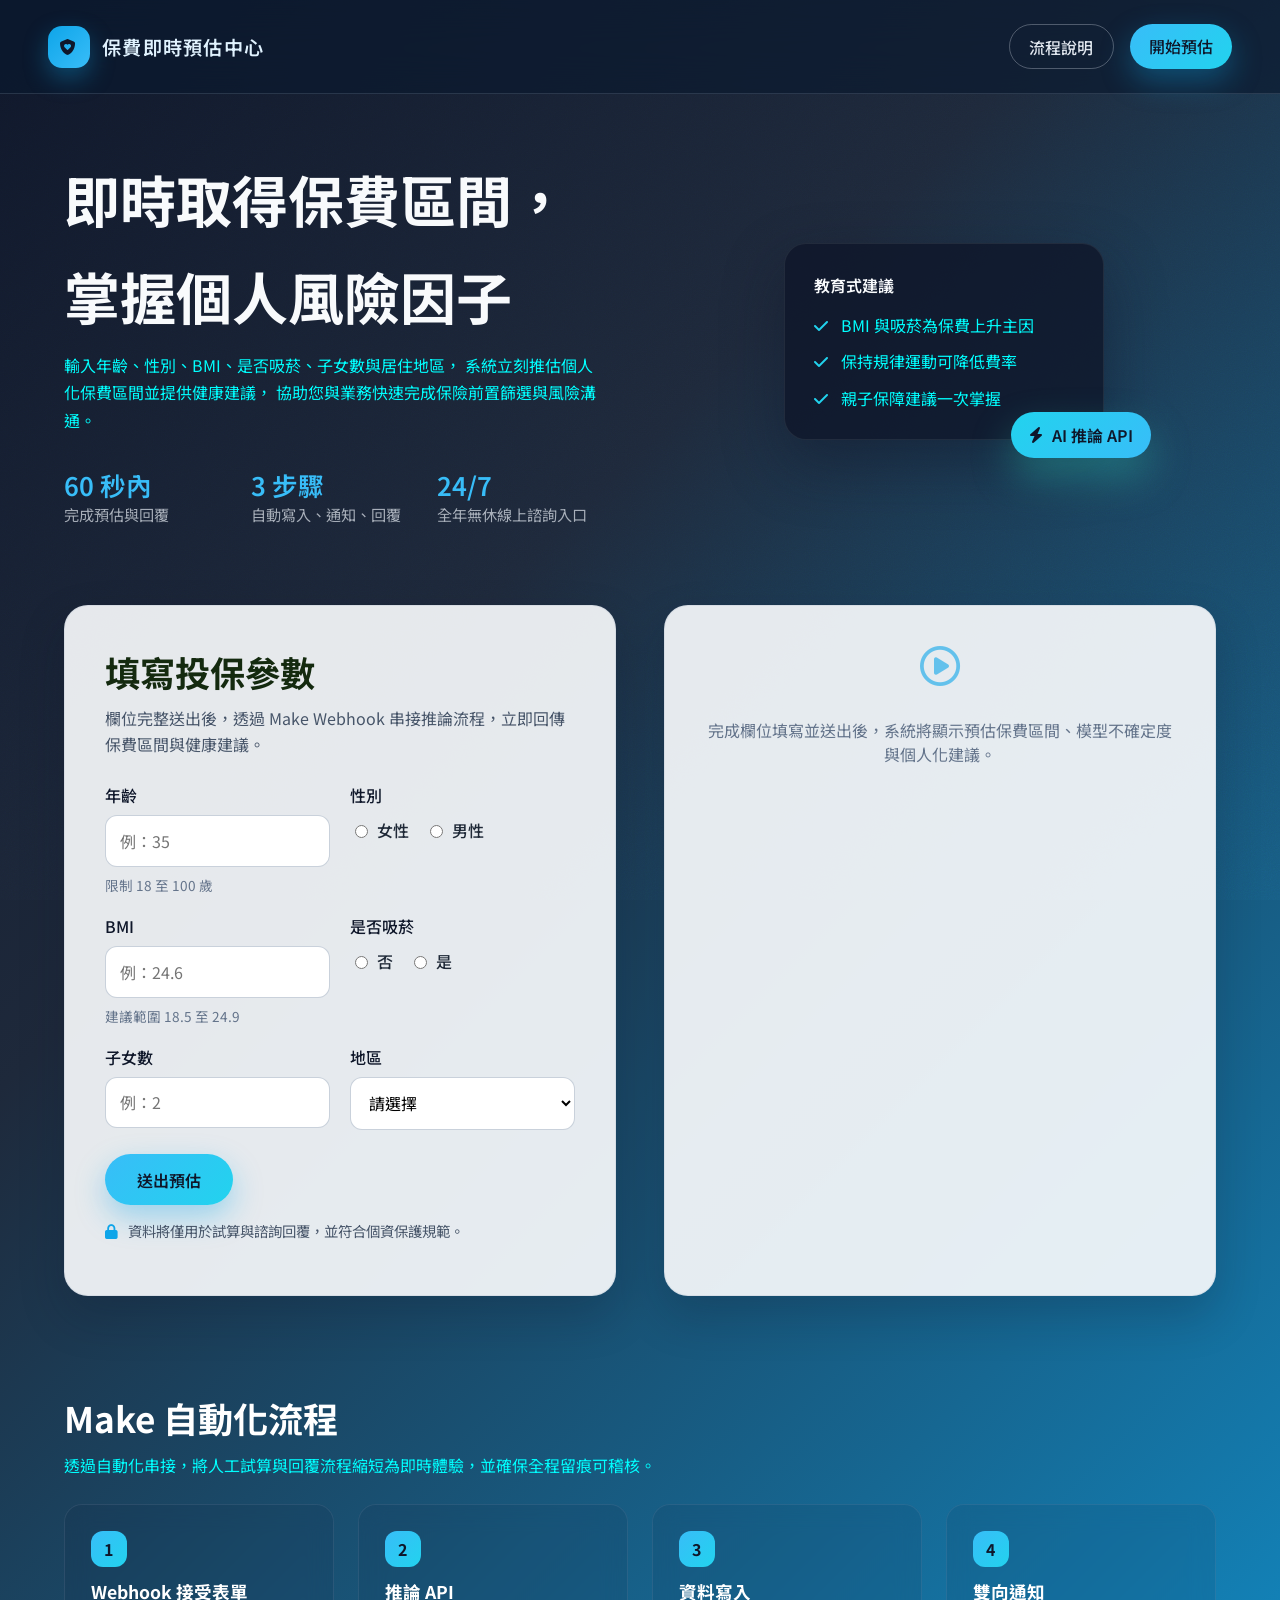
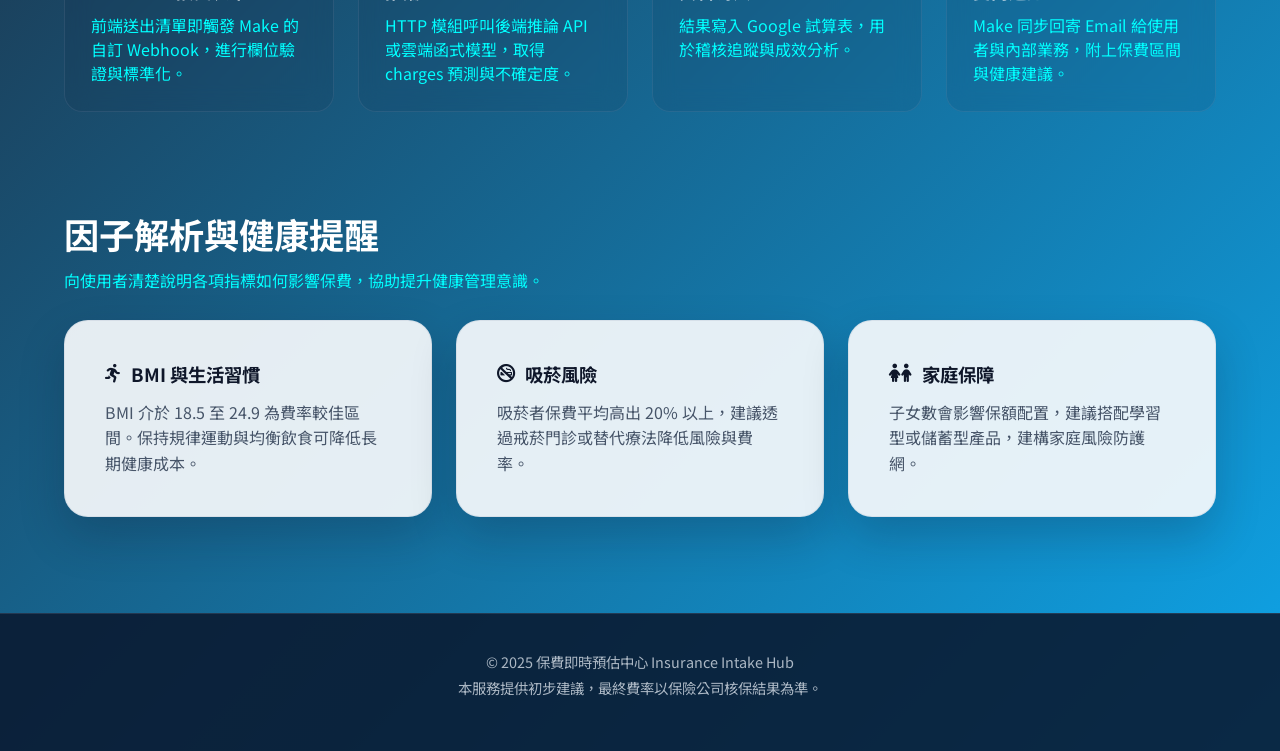
<file: 保費/index.html>
<!DOCTYPE html>
<html lang="zh-Hant">
<head>
    <meta charset="UTF-8">
    <meta name="viewport" content="width=device-width, initial-scale=1.0">
    <title>保費即時預估與諮詢回覆網站</title>
    <link rel="preconnect" href="https://fonts.googleapis.com">
    <link rel="preconnect" href="https://fonts.gstatic.com" crossorigin>
    <link href="https://fonts.googleapis.com/css2?family=Noto+Sans+TC:wght@400;500;600;700&display=swap" rel="stylesheet">
    <link rel="stylesheet" href="https://cdnjs.cloudflare.com/ajax/libs/font-awesome/6.4.0/css/all.min.css">
    <link rel="stylesheet" href="style.css">
</head>
<body>
    <div class="grain"></div>
    <header class="site-header">
        <div class="brand">
            <span class="brand-icon">
                <i class="fa-solid fa-shield-heart" aria-hidden="true"></i>
            </span>
            <span class="brand-name">保費即時預估中心</span>
        </div>
        <nav class="header-actions">
            <a class="ghost-link" href="#automation">流程說明</a>
            <a class="primary-link" href="#estimator">開始預估</a>
        </nav>
    </header>

    <main class="page">
        <section class="hero">
            <div class="hero-copy">
                <h1>即時取得保費區間，</h1>
                <h1>掌握個人風險因子</h1>
                <p style="color:aqua">
                    輸入年齡、性別、BMI、是否吸菸、子女數與居住地區，
                    系統立刻推估個人化保費區間並提供健康建議，
                    協助您與業務快速完成保險前置篩選與風險溝通。
                </p>
                <div class="hero-highlights">
                    <div>
                        <span class="highlight-number">60 秒內</span>
                        <span class="highlight-label">完成預估與回覆</span>
                    </div>
                    <div>
                        <span class="highlight-number">3 步驟</span>
                        <span class="highlight-label">自動寫入、通知、回覆</span>
                    </div>
                    <div>
                        <span class="highlight-number">24/7</span>
                        <span class="highlight-label">全年無休線上諮詢入口</span>
                    </div>
                </div>
            </div>
            <div class="hero-visual">
                <div class="visual-card">
                    <p class="visual-title">教育式建議</p>
                    <ul style="color:aqua">
                        <li><i class="fa-solid fa-check"></i> BMI 與吸菸為保費上升主因</li>
                        <li><i class="fa-solid fa-check"></i> 保持規律運動可降低費率</li>
                        <li><i class="fa-solid fa-check"></i> 親子保障建議一次掌握</li>
                    </ul>
                </div>
                <div class="visual-badge">
                    <i class="fa-solid fa-bolt"></i>
                    <span>AI 推論 API</span>
                </div>
            </div>
        </section>

        <section class="estimator" id="estimator">
            <div class="form-card">
                <div class="section-heading">
                    <h2>填寫投保參數</h2>
                    <p>欄位完整送出後，透過 Make Webhook 串接推論流程，立即回傳保費區間與健康建議。</p>
                </div>
                <form id="premium-form" novalidate>
                    <div class="form-grid">
                        <label class="field">
                            <span>年齡</span>
                            <input type="number" min="18" max="100" name="age" placeholder="例：35" required>
                            <small class="hint">限制 18 至 100 歲</small>
                        </label>
                        <label class="field">
                            <span>性別</span>
                            <div class="radio-group">
                                <label><input type="radio" name="sex" value="female" required> 女性</label>
                                <label><input type="radio" name="sex" value="male"> 男性</label>
                            </div>
                        </label>
                        <label class="field">
                            <span>BMI</span>
                            <input type="number" step="0.1" min="12" max="45" name="bmi" placeholder="例：24.6" required>
                            <small class="hint">建議範圍 18.5 至 24.9</small>
                        </label>
                        <label class="field">
                            <span>是否吸菸</span>
                            <div class="radio-group">
                                <label><input type="radio" name="smoker" value="no" required> 否</label>
                                <label><input type="radio" name="smoker" value="yes"> 是</label>
                            </div>
                        </label>
                        <label class="field">
                            <span>子女數</span>
                            <input type="number" min="0" max="5" name="children" placeholder="例：2" required>
                        </label>
                        <label class="field">
                            <span>地區</span>
                            <select name="region" required>
                                <option value="" disabled selected>請選擇</option>
                                <option value="northwest">北部</option>
                                <option value="northeast">中部</option>
                                <option value="southeast">南部</option>
                                <option value="southwest">東部</option>
                            </select>
                        </label>
                    </div>
                    <div class="form-actions">
                        <button type="submit" class="primary-btn">
                            <span class="btn-label">送出預估</span>
                            <span class="btn-spinner" aria-hidden="true"></span>
                        </button>
                        <p class="privacy-note"><i class="fa-solid fa-lock"></i> 資料將僅用於試算與諮詢回覆，並符合個資保護規範。</p>
                    </div>
                </form>
            </div>
            <aside class="result-card" id="result-card" aria-live="polite">
                <div class="result-placeholder">
                    <i class="fa-regular fa-circle-play"></i>
                    <p>完成欄位填寫並送出後，系統將顯示預估保費區間、模型不確定度與個人化建議。</p>
                </div>
            </aside>
        </section>

        <section class="automation" id="automation">
            <div class="section-heading">
                <h2 style="color:white">Make 自動化流程</h2>
                <p style="color:aqua">透過自動化串接，將人工試算與回覆流程縮短為即時體驗，並確保全程留痕可稽核。</p>
            </div>
            <div class="flow-chart">
                <div class="flow-step">
                    <span class="step-count">1</span>
                    <h3 style="color:white">Webhook 接受表單</h3>
                    <p style="color:aqua">前端送出清單即觸發 Make 的自訂 Webhook，進行欄位驗證與標準化。</p>
                </div>
                <div class="flow-step">
                    <span class="step-count">2</span>
                    <h3 style="color:white">推論 API</h3>
                    <p style="color:aqua">HTTP 模組呼叫後端推論 API 或雲端函式模型，取得 charges 預測與不確定度。</p>
                </div>
                <div class="flow-step">
                    <span class="step-count">3</span>
                    <h3 style="color:white">資料寫入</h3>
                    <p style="color:aqua">結果寫入 Google 試算表，用於稽核追蹤與成效分析。</p>
                </div>
                <div class="flow-step">
                    <span class="step-count">4</span>
                    <h3 style="color:white">雙向通知</h3>
                    <p style="color:aqua">Make 同步回寄 Email 給使用者與內部業務，附上保費區間與健康建議。</p>
                </div>
            </div>
        </section>

        <section class="insights">
            <div class="section-heading">
                <h2 style="color:white">因子解析與健康提醒</h2>
                <p style="color:aqua">向使用者清楚說明各項指標如何影響保費，協助提升健康管理意識。</p>
            </div>
            <div class="insight-grid">
                <article class="insight-card">
                    <h3><i class="fa-solid fa-person-running"></i> BMI 與生活習慣</h3>
                    <p>BMI 介於 18.5 至 24.9 為費率較佳區間。保持規律運動與均衡飲食可降低長期健康成本。</p>
                </article>
                <article class="insight-card">
                    <h3><i class="fa-solid fa-ban-smoking"></i> 吸菸風險</h3>
                    <p>吸菸者保費平均高出 20% 以上，建議透過戒菸門診或替代療法降低風險與費率。</p>
                </article>
                <article class="insight-card">
                    <h3><i class="fa-solid fa-children"></i> 家庭保障</h3>
                    <p>子女數會影響保額配置，建議搭配學習型或儲蓄型產品，建構家庭風險防護網。</p>
                </article>
            </div>
        </section>
    </main>

    <footer class="site-footer">
        <p>© 2025 保費即時預估中心 Insurance Intake Hub</p>
        <p>本服務提供初步建議，最終費率以保險公司核保結果為準。</p>
    </footer>

    <script src="script.js" defer></script>
</body>
</html>
</file>
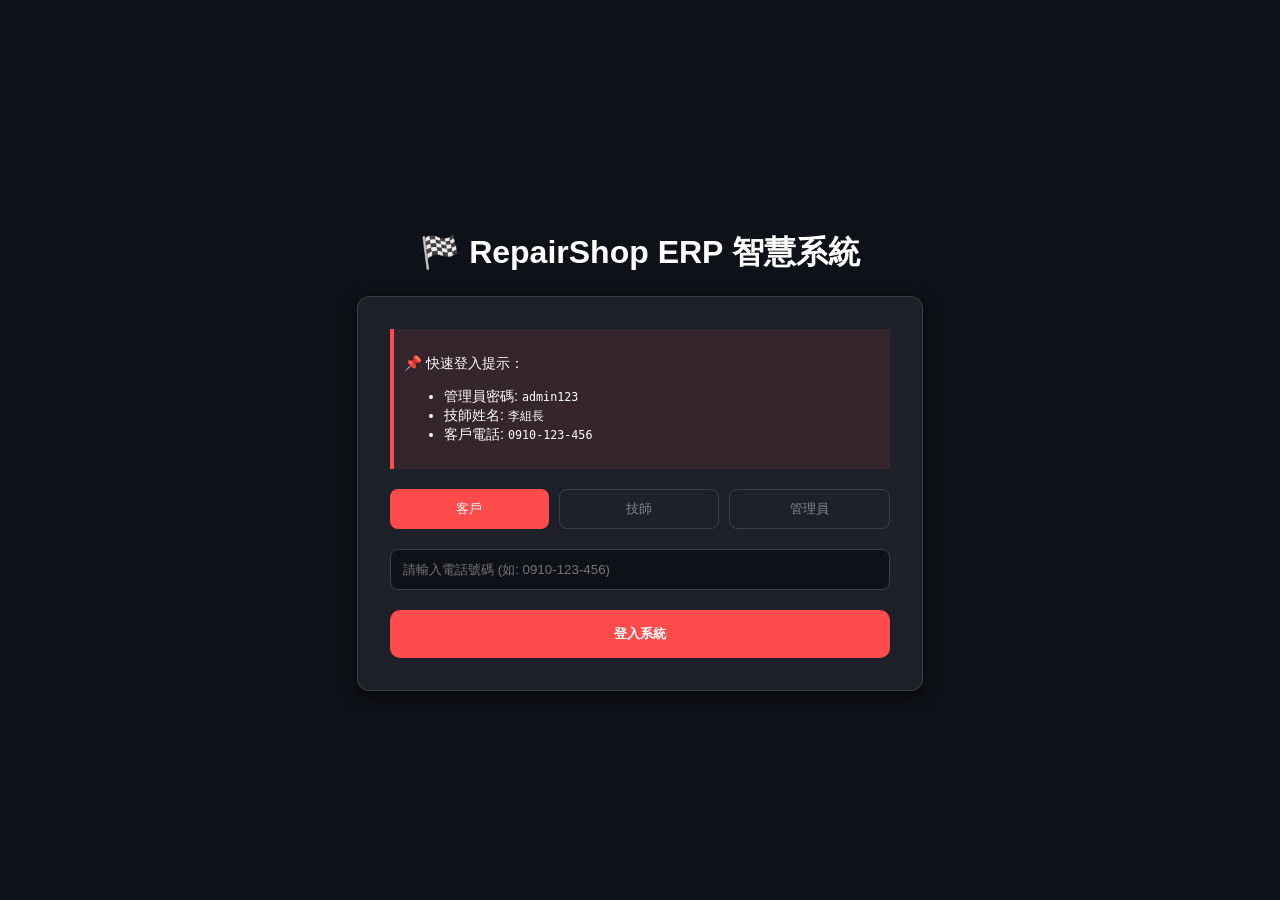
<file: 智慧修車廠/index.html>
<!DOCTYPE html>
<html lang="zh-TW">
<head>
    <meta charset="UTF-8">
    <meta name="viewport" content="width=device-width, initial-scale=1.0">
    <title>RepairShop Pro ERP | 智慧修車廠系統</title>
    <link rel="stylesheet" href="style.css">
    <link rel="stylesheet" href="https://cdnjs.cloudflare.com/ajax/libs/font-awesome/6.4.0/css/all.min.css">
</head>
<body>
    <div id="login-screen" class="container">
        <h1>🏁 RepairShop ERP 智慧系統</h1>
        <div class="card login-card">
            <div class="login-tips">
                <p>📌 快速登入提示：</p>
                <ul>
                    <li>管理員密碼: <code>admin123</code></li>
                    <li>技師姓名: <code>李組長</code></li>
                    <li>客戶電話: <code>0910-123-456</code></li>
                </ul>
            </div>
            <div class="role-selector">
                <button onclick="setLoginRole('Customer')" id="btn-role-cust" class="active">客戶</button>
                <button onclick="setLoginRole('Technician')" id="btn-role-tech">技師</button>
                <button onclick="setLoginRole('Admin')" id="btn-role-admin">管理員</button>
            </div>
            <div id="login-inputs">
                </div>
            <button onclick="handleLogin()" class="btn-primary">登入系統</button>
        </div>
    </div>

    <div id="main-app" style="display: none;">
        <nav class="sidebar">
            <div class="user-info">
                <i class="fa fa-user-circle fa-3x"></i>
                <h3 id="display-user-name">使用者名稱</h3>
                <span id="display-user-role" class="badge">角色</span>
            </div>
            <ul id="nav-links">
                </ul>
            <button onclick="handleLogout()" class="btn-logout"><i class="fa fa-sign-out-alt"></i> 登出系統</button>
        </nav>

        <main class="content">
            <div id="content-area"></div>
        </main>
    </div>

    <script src="script.js"></script>
</body>
</html>
</file>
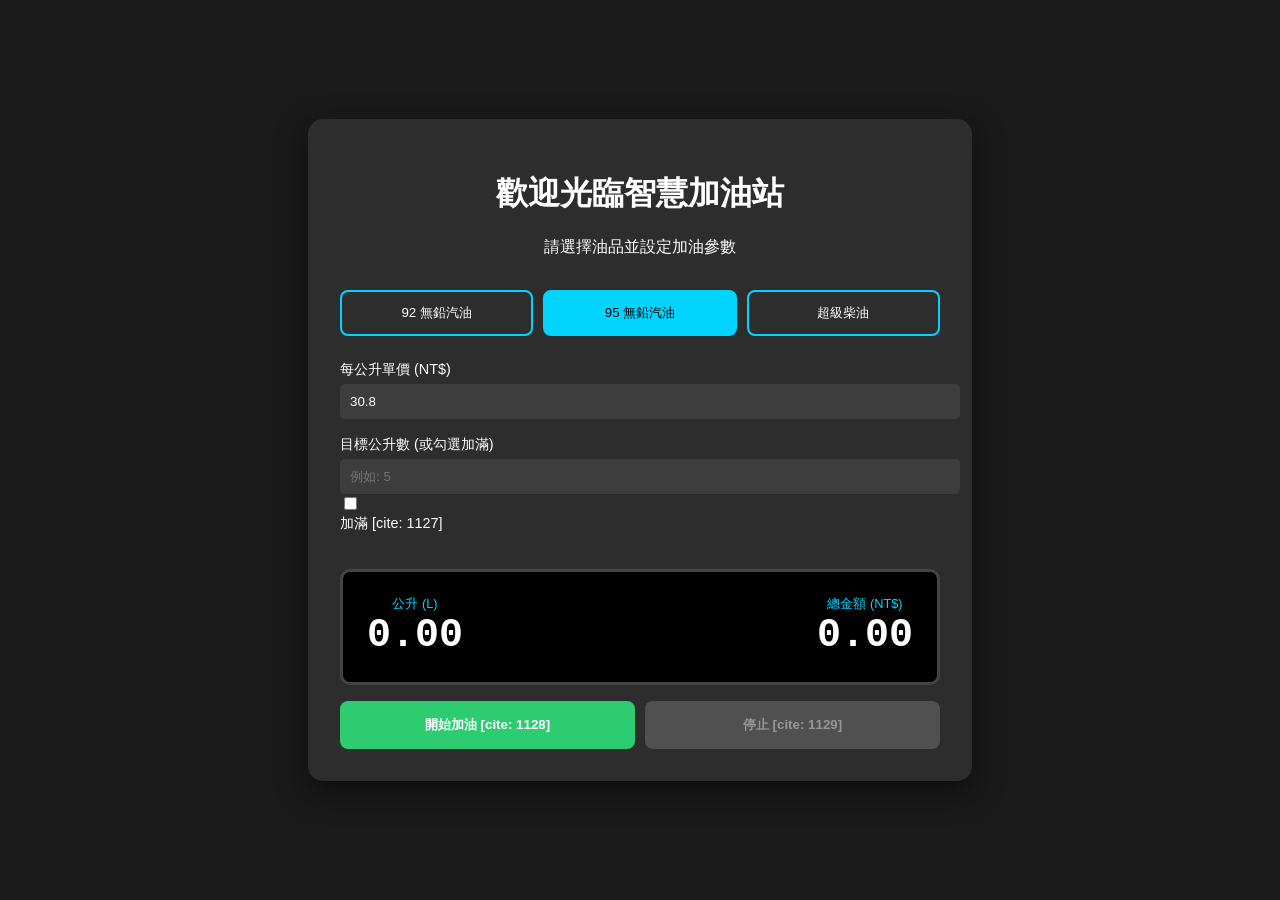
<file: 期末專案/期末專案/期末專案/index.html>
<!DOCTYPE html>
<html lang="zh-TW">
<head>
    <meta charset="UTF-8">
    <meta name="viewport" content="width=device-width, initial-scale=1.0">
    <title>加油站智慧模擬系統</title>
    <link rel="stylesheet" href="style.css">
</head>
<body>
    <div class="container">
        <header>
            <h1>歡迎光臨智慧加油站</h1>
            <p>請選擇油品並設定加油參數</p>
        </header>

        <main>
            <section class="fuel-selector">
                <button class="fuel-btn" data-type="92" data-price="29.2">92 無鉛汽油</button>
                <button class="fuel-btn active" data-type="95" data-price="30.8">95 無鉛汽油</button>
                <button class="fuel-btn" data-type="diesel" data-price="26.5">超級柴油</button>
            </section>

            <div class="dashboard">
                <section class="settings">
                    <div class="input-group">
                        <label>每公升單價 (NT$)</label>
                        <input type="number" id="unit-price" value="30.8" step="0.1">
                    </div>
                    <div class="input-group">
                        <label>目標公升數 (或勾選加滿)</label>
                        <input type="number" id="target-liters" placeholder="例如: 5">
                        <div class="checkbox-group">
                            <input type="checkbox" id="fill-up"> <label for="fill-up">加滿 [cite: 1127]</label>
                        </div>
                    </div>
                </section>

                <section class="display">
                    <div class="screen">
                        <div class="stat">
                            <span class="label">公升 (L)</span>
                            <span class="value" id="current-liters">0.00</span>
                        </div>
                        <div class="stat">
                            <span class="label">總金額 (NT$)</span>
                            <span class="value" id="total-cost">0.00</span>
                        </div>
                    </div>
                    <div class="controls">
                        <button id="start-btn" class="btn-start">開始加油 [cite: 1128]</button>
                        <button id="stop-btn" class="btn-stop" disabled>停止 [cite: 1129]</button>
                    </div>
                </section>
            </div>
        </main>
    </div>
    <script src="script.js"></script>
</body>
</html>
</file>
<file: 保費/style.css>
*,
*::before,
*::after {
    box-sizing: border-box;
}

body {
    font-family: 'Noto Sans TC', -apple-system, BlinkMacSystemFont, 'Segoe UI', sans-serif;
    margin: 0;
    min-height: 100vh;
    background: linear-gradient(135deg, #0f172a 0%, #1e293b 30%, #0ea5e9 100%);
    color: #0f172a;
}

.grain {
    position: fixed;
    inset: 0;
    pointer-events: none;
    background-image: url("data:image/svg+xml,%3Csvg xmlns='http://www.w3.org/2000/svg' width='300' height='300' viewBox='0 0 300 300'%3E%3Cfilter id='n'%3E%3CfeTurbulence type='fractalNoise' baseFrequency='0.95' numOctaves='3' stitchTiles='stitch'%3E%3C/feTurbulence%3E%3C/filter%3E%3Crect width='300' height='300' filter='url(%23n)' opacity='0.12'%3E%3C/rect%3E%3C/svg%3E");
    mix-blend-mode: overlay;
    z-index: 0;
}

.site-header {
    position: sticky;
    top: 0;
    z-index: 10;
    display: flex;
    align-items: center;
    justify-content: space-between;
    padding: 1.5rem clamp(1.5rem, 4vw, 3rem);
    background: rgba(10, 25, 47, 0.65);
    backdrop-filter: blur(20px);
    border-bottom: 1px solid rgba(148, 163, 184, 0.2);
}

.brand {
    display: inline-flex;
    align-items: center;
    gap: 0.75rem;
    color: #e0f2fe;
    font-weight: 600;
    letter-spacing: 0.08em;
    text-transform: uppercase;
}

.brand-icon {
    width: 42px;
    height: 42px;
    display: inline-flex;
    align-items: center;
    justify-content: center;
    border-radius: 14px;
    background: linear-gradient(135deg, #0ea5e9 0%, #38bdf8 100%);
    box-shadow: 0 10px 24px rgba(14, 165, 233, 0.35);
    color: #0f172a;
}

.brand-name {
    font-size: clamp(1.05rem, 2vw, 1.2rem);
}

.header-actions {
    display: inline-flex;
    gap: 1rem;
}

.header-actions a {
    font-weight: 500;
    text-decoration: none;
    padding: 0.6rem 1.2rem;
    border-radius: 999px;
    transition: all 0.3s ease;
}

.ghost-link {
    color: #e2e8f0;
    border: 1px solid rgba(226, 232, 240, 0.3);
}

.ghost-link:hover {
    background: rgba(148, 163, 184, 0.2);
}

.primary-link {
    color: #0f172a;
    background: linear-gradient(135deg, #38bdf8 0%, #22d3ee 100%);
    box-shadow: 0 12px 30px rgba(14, 165, 233, 0.35);
}

.primary-link:hover {
    filter: brightness(1.05);
}

.page {
    position: relative;
    z-index: 1;
    padding: clamp(2rem, 5vw, 4rem) clamp(1.5rem, 5vw, 4rem) 6rem;
}

.hero {
    display: grid;
    grid-template-columns: repeat(auto-fit, minmax(280px, 1fr));
    align-items: center;
    gap: clamp(2rem, 6vw, 4rem);
    margin-bottom: clamp(3rem, 8vw, 5rem);
}

.hero-copy h1 {
    margin-top: 0;
    margin-bottom: 1rem;
    font-size: clamp(2.2rem, 6vw, 3.5rem);
    font-weight: 700;
    color: #f8fafc;
}

.hero-copy p {
    margin: 0 0 2rem;
    color: rgba(226, 232, 240, 0.85);
    line-height: 1.7;
}

.hero-highlights {
    display: grid;
    grid-template-columns: repeat(auto-fit, minmax(140px, 1fr));
    gap: 1rem;
}

.highlight-number {
    display: block;
    font-size: 1.6rem;
    font-weight: 600;
    color: #38bdf8;
}

.highlight-label {
    display: block;
    color: rgba(226, 232, 240, 0.7);
    font-size: 0.95rem;
}

.hero-visual {
    position: relative;
    display: flex;
    justify-content: center;
}

.visual-card {
    width: min(320px, 100%);
    background: rgba(15, 23, 42, 0.82);
    border-radius: 22px;
    padding: 1.8rem;
    box-shadow: 0 24px 60px rgba(15, 23, 42, 0.45);
    border: 1px solid rgba(226, 232, 240, 0.08);
}

.visual-card p {
    margin: 0 0 1rem;
    font-weight: 600;
    color: #f8fafc;
}

.visual-card ul {
    list-style: none;
    padding: 0;
    margin: 0;
    display: grid;
    gap: 0.8rem;
    color: rgba(226, 232, 240, 0.85);
}

.visual-card li i {
    color: #22d3ee;
    margin-right: 0.6rem;
}

.visual-badge {
    position: absolute;
    bottom: -18px;
    right: 12%;
    display: inline-flex;
    align-items: center;
    gap: 0.6rem;
    padding: 0.7rem 1.1rem;
    background: linear-gradient(135deg, #22d3ee 0%, #38bdf8 100%);
    color: #0f172a;
    border-radius: 999px;
    font-weight: 600;
    box-shadow: 0 20px 40px rgba(45, 212, 191, 0.35);
}

.estimator {
    display: grid;
    grid-template-columns: repeat(auto-fit, minmax(300px, 1fr));
    gap: clamp(1.5rem, 5vw, 3rem);
    margin-bottom: clamp(4rem, 10vw, 6rem);
}

.form-card,
.result-card,
.insight-card {
    background: rgba(248, 250, 252, 0.92);
    border-radius: 24px;
    padding: clamp(1.75rem, 4vw, 2.5rem);
    box-shadow: 0 20px 45px rgba(15, 23, 42, 0.22);
    border: 1px solid rgba(148, 163, 184, 0.2);
}

.section-heading h2 {
    margin: 0 0 0.6rem;
    font-size: clamp(1.6rem, 3vw, 2.2rem);
    color: #142a0f;
}

.section-heading p {
    margin: 0 0 1.6rem;
    color: #475569;
    line-height: 1.6;
}

.form-grid {
    display: grid;
    gap: 1.2rem;
}

@media (min-width: 720px) {
    .form-grid {
        grid-template-columns: repeat(2, minmax(0, 1fr));
    }
}

.field {
    display: flex;
    flex-direction: column;
    gap: 0.5rem;
    font-weight: 500;
    color: #0f172a;
}

.field input[type="number"],
.field select {
    font-family: inherit;
    font-size: 1rem;
    padding: 0.8rem 0.9rem;
    border-radius: 12px;
    border: 1px solid rgba(148, 163, 184, 0.5);
    background-color: #fff;
    transition: border-color 0.3s ease, box-shadow 0.3s ease;
}

.field input[type="number"]:focus,
.field select:focus {
    outline: none;
    border-color: #0ea5e9;
    box-shadow: 0 0 0 4px rgba(14, 165, 233, 0.15);
}

.field .hint {
    font-weight: 400;
    color: #64748b;
    font-size: 0.85rem;
}

.radio-group {
    display: inline-flex;
    gap: 1rem;
    flex-wrap: wrap;
    padding: 0.2rem 0;
    color: #1f2937;
}

.radio-group label {
    display: inline-flex;
    align-items: center;
    gap: 0.4rem;
}

.form-actions {
    margin-top: 1.5rem;
}

.primary-btn {
    display: inline-flex;
    align-items: center;
    justify-content: center;
    gap: 0.75rem;
    padding: 0.85rem 2rem;
    border: none;
    border-radius: 999px;
    font-size: 1rem;
    font-weight: 600;
    font-family: inherit;
    cursor: pointer;
    color: #0f172a;
    background: linear-gradient(135deg, #38bdf8 0%, #22d3ee 100%);
    box-shadow: 0 12px 30px rgba(14, 165, 233, 0.35);
    transition: transform 0.2s ease, filter 0.2s ease;
}

.primary-btn:hover {
    transform: translateY(-1px);
    filter: brightness(1.04);
}

.primary-btn:disabled {
    cursor: not-allowed;
    opacity: 0.7;
    box-shadow: none;
}

.btn-spinner {
    width: 1.1rem;
    height: 1.1rem;
    border-radius: 50%;
    border: 3px solid rgba(15, 23, 42, 0.1);
    border-top-color: #0f172a;
    display: none;
    animation: spinner 0.7s linear infinite;
}

.primary-btn.loading .btn-spinner {
    display: inline-block;
}

.primary-btn.loading .btn-label {
    opacity: 0.7;
}

@keyframes spinner {
    to {
        transform: rotate(360deg);
    }
}

.privacy-note {
    margin-top: 0.9rem;
    color: #475569;
    font-size: 0.9rem;
}

.privacy-note i {
    margin-right: 0.45rem;
    color: #0ea5e9;
}

.result-card {
    color: #0f172a;
    display: flex;
    flex-direction: column;
    gap: 1rem;
}

.result-placeholder {
    text-align: center;
    color: #64748b;
    display: grid;
    gap: 1rem;
    place-items: center;
}

.result-placeholder i {
    font-size: 2.5rem;
    color: rgba(14, 165, 233, 0.6);
}

.result-header {
    display: flex;
    align-items: center;
    justify-content: space-between;
    gap: 1rem;
}

.result-header h3 {
    margin: 0;
    font-size: 1.3rem;
    color: #0f172a;
}

.confidence-badge {
    display: inline-flex;
    align-items: center;
    gap: 0.4rem;
    padding: 0.4rem 0.75rem;
    border-radius: 999px;
    background: rgba(34, 211, 238, 0.15);
    color: #0f172a;
    font-weight: 600;
    font-size: 0.85rem;
}

.charge-range {
    display: grid;
    gap: 0.4rem;
    padding: 1rem 1.2rem;
    border-radius: 18px;
    background: rgba(14, 165, 233, 0.12);
    border: 1px solid rgba(14, 165, 233, 0.2);
}

.charge-range span {
    font-size: 0.95rem;
    color: #334155;
}

.charge-range strong {
    font-size: 1.5rem;
    color: #0f172a;
}

.insight-list {
    list-style: none;
    padding: 0;
    margin: 0;
    display: grid;
    gap: 0.9rem;
}

.insight-item {
    display: flex;
    gap: 0.7rem;
    color: #475569;
    line-height: 1.5;
}

.insight-item i {
    color: #0ea5e9;
    margin-top: 0.2rem;
}

.automation-footnote {
    margin-top: 1.4rem;
    padding: 0.9rem 1.1rem;
    border-radius: 18px;
    background: rgba(15, 118, 110, 0.08);
    border: 1px solid rgba(45, 212, 191, 0.18);
    color: #0f172a;
    line-height: 1.5;
}

.automation-footnote i {
    margin-right: 0.5rem;
    color: #0ea5e9;
}

.raw-response {
    margin-top: 1.1rem;
}

.raw-response summary {
    cursor: pointer;
    font-weight: 600;
    color: #0f172a;
    display: inline-flex;
    align-items: center;
    gap: 0.5rem;
}

.raw-response summary i {
    color: #0ea5e9;
}

.raw-response pre {
    margin-top: 0.8rem;
    padding: 1rem;
    border-radius: 14px;
    background: rgba(15, 23, 42, 0.08);
    color: #0f172a;
    overflow-x: auto;
    font-size: 0.85rem;
}

.automation {
    margin-bottom: clamp(4rem, 10vw, 6rem);
}

.flow-chart {
    display: grid;
    grid-template-columns: repeat(auto-fit, minmax(220px, 1fr));
    gap: 1.5rem;
}

.flow-step {
    background: rgba(15, 23, 42, 0.08);
    border-radius: 18px;
    padding: 1.6rem;
    backdrop-filter: blur(12px);
    border: 1px solid rgba(148, 163, 184, 0.15);
    color: #0f172a;
}

.step-count {
    display: inline-flex;
    align-items: center;
    justify-content: center;
    width: 36px;
    height: 36px;
    border-radius: 12px;
    background: linear-gradient(135deg, #38bdf8 0%, #22d3ee 100%);
    color: #0f172a;
    font-weight: 700;
    margin-bottom: 0.75rem;
}

.flow-step h3 {
    margin: 0 0 0.6rem;
    font-size: 1.1rem;
}

.flow-step p {
    margin: 0;
    color: #475569;
    line-height: 1.5;
}

.insight-grid {
    display: grid;
    grid-template-columns: repeat(auto-fit, minmax(240px, 1fr));
    gap: 1.5rem;
}

.insight-card h3 {
    margin: 0 0 0.8rem;
    display: inline-flex;
    align-items: center;
    gap: 0.6rem;
    font-size: 1.15rem;
    color: #0f172a;
}

.insight-card p {
    margin: 0;
    color: #475569;
    line-height: 1.6;
}

.site-footer {
    text-align: center;
    padding: 2rem 1.5rem 3rem;
    color: rgba(226, 232, 240, 0.75);
    font-size: 0.9rem;
    background: rgba(10, 25, 47, 0.88);
    border-top: 1px solid rgba(148, 163, 184, 0.18);
}

.site-footer p {
    margin: 0.3rem 0;
}

@media (max-width: 720px) {
    .site-header {
        flex-direction: column;
        gap: 1rem;
    }

    .header-actions {
        width: 100%;
        justify-content: space-between;
    }

    .primary-btn,
    .header-actions a {
        width: 100%;
        justify-content: center;
    }

    .visual-badge {
        position: static;
        margin-top: 1.2rem;
    }
}
</file>
<file: 智慧修車廠/style.css>
:root {
    --bg-color: #0e1117;
    --card-bg: #1e2129;
    --primary-color: #ff4b4b;
    --text-color: #ffffff;
    --border-color: #3d404a;
    --secondary-text: #808495;
}

body {
    background-color: var(--bg-color);
    color: var(--text-color);
    font-family: 'Segoe UI', 'Microsoft JhengHei', sans-serif;
    margin: 0;
    overflow-x: hidden;
}

.container {
    display: flex;
    flex-direction: column;
    align-items: center;
    justify-content: center;
    min-height: 100vh;
}

/* 卡片樣式 */
.card {
    background-color: var(--card-bg);
    border: 1px solid var(--border-color);
    border-radius: 12px;
    padding: 2rem;
    box-shadow: 0 4px 15px rgba(0,0,0,0.5);
    width: 90%;
    max-width: 500px;
}

/* 登入樣式 */
.login-tips {
    background: rgba(255, 75, 75, 0.1);
    border-left: 4px solid var(--primary-color);
    padding: 10px;
    margin-bottom: 20px;
    font-size: 0.9em;
}

.role-selector {
    display: flex;
    gap: 10px;
    margin-bottom: 20px;
}

.role-selector button {
    flex: 1;
    background: transparent;
    border: 1px solid var(--border-color);
    color: var(--secondary-text);
    padding: 10px;
    border-radius: 8px;
    cursor: pointer;
}

.role-selector button.active {
    background-color: var(--primary-color);
    color: white;
    border: none;
}

input {
    width: 100%;
    background: #0e1117;
    border: 1px solid var(--border-color);
    color: white;
    padding: 12px;
    border-radius: 8px;
    margin-bottom: 20px;
    box-sizing: border-box;
}

.btn-primary {
    width: 100%;
    background-color: var(--primary-color);
    color: white;
    border: none;
    padding: 15px;
    border-radius: 10px;
    font-weight: bold;
    cursor: pointer;
    transition: 0.3s;
}

.btn-primary:hover {
    box-shadow: 0 4px 15px rgba(255,75,75,0.4);
}

/* 主應用程式佈局 */
#main-app {
    display: flex;
    min-height: 100vh;
}

.sidebar {
    width: 250px;
    background-color: var(--card-bg);
    border-right: 1px solid var(--border-color);
    padding: 20px;
    display: flex;
    flex-direction: column;
}

.content {
    flex: 1;
    padding: 30px;
    overflow-y: auto;
}

/* 表格樣式 */
table {
    width: 100%;
    border-collapse: collapse;
    margin-top: 20px;
    background: var(--card-bg);
    border-radius: 10px;
    overflow: hidden;
}

th, td {
    padding: 15px;
    text-align: left;
    border-bottom: 1px solid var(--border-color);
}

th {
    background: rgba(255, 75, 75, 0.1);
    color: var(--primary-color);
}

/* 數據指標 */
.metric {
    font-size: 2em;
    color: var(--primary-color);
    font-weight: bold;
}
</file>
<file: 期末專案/期末專案/期末專案/style.css>
/* 基礎設定 */
:root {
    --bg-color: #1a1a1a;
    --card-bg: #2d2d2d;
    --accent-color: #00d4ff;
    --text-color: #ffffff;
    --danger-color: #ff4d4d;
    --success-color: #2ecc71;
}

body {
    background-color: var(--bg-color);
    color: var(--text-color);
    font-family: 'Segoe UI', Microsoft JhengHei, sans-serif;
    display: flex;
    justify-content: center;
    align-items: center;
    min-height: 100vh;
    margin: 0;
}

.container {
    background: var(--card-bg);
    padding: 2rem;
    border-radius: 15px;
    box-shadow: 0 10px 30px rgba(0,0,0,0.5);
    width: 90%;
    max-width: 600px;
}

header { text-align: center; margin-bottom: 2rem; }

/* 油品按鈕樣式 [cite: 1118-1121] */
.fuel-selector {
    display: flex;
    gap: 10px;
    margin-bottom: 1.5rem;
}

.fuel-btn {
    flex: 1;
    padding: 12px;
    border: 2px solid var(--accent-color);
    background: transparent;
    color: var(--text-color);
    cursor: pointer;
    border-radius: 8px;
    transition: all 0.3s;
}

.fuel-btn.active, .fuel-btn:hover {
    background: var(--accent-color);
    color: #000;
}

/* 儀表板與輸入 [cite: 1124] */
.dashboard { display: grid; gap: 20px; }

.input-group { margin-bottom: 1rem; }
.input-group label { display: block; margin-bottom: 5px; font-size: 0.9rem; }
input[type="number"] {
    width: 100%;
    padding: 10px;
    background: #3d3d3d;
    border: none;
    color: #fff;
    border-radius: 5px;
}

/* 顯示螢幕樣式 [cite: 1125, 1126] */
.screen {
    background: #000;
    padding: 1.5rem;
    border-radius: 10px;
    border: 3px solid #444;
    display: flex;
    justify-content: space-between;
    margin-bottom: 1rem;
}

.stat { text-align: center; }
.stat .label { font-size: 0.8rem; color: var(--accent-color); display: block; }
.stat .value { font-size: 2.5rem; font-family: 'Courier New', monospace; font-weight: bold; }

/* 控制按鈕 [cite: 1128, 1129] */
.controls { display: flex; gap: 10px; }
button[id$="-btn"] {
    flex: 1;
    padding: 15px;
    border: none;
    border-radius: 8px;
    font-weight: bold;
    cursor: pointer;
}

.btn-start { background: var(--success-color); color: white; }
.btn-stop { background: var(--danger-color); color: white; }
button:disabled { filter: grayscale(1); opacity: 0.5; cursor: not-allowed; }
</file>
